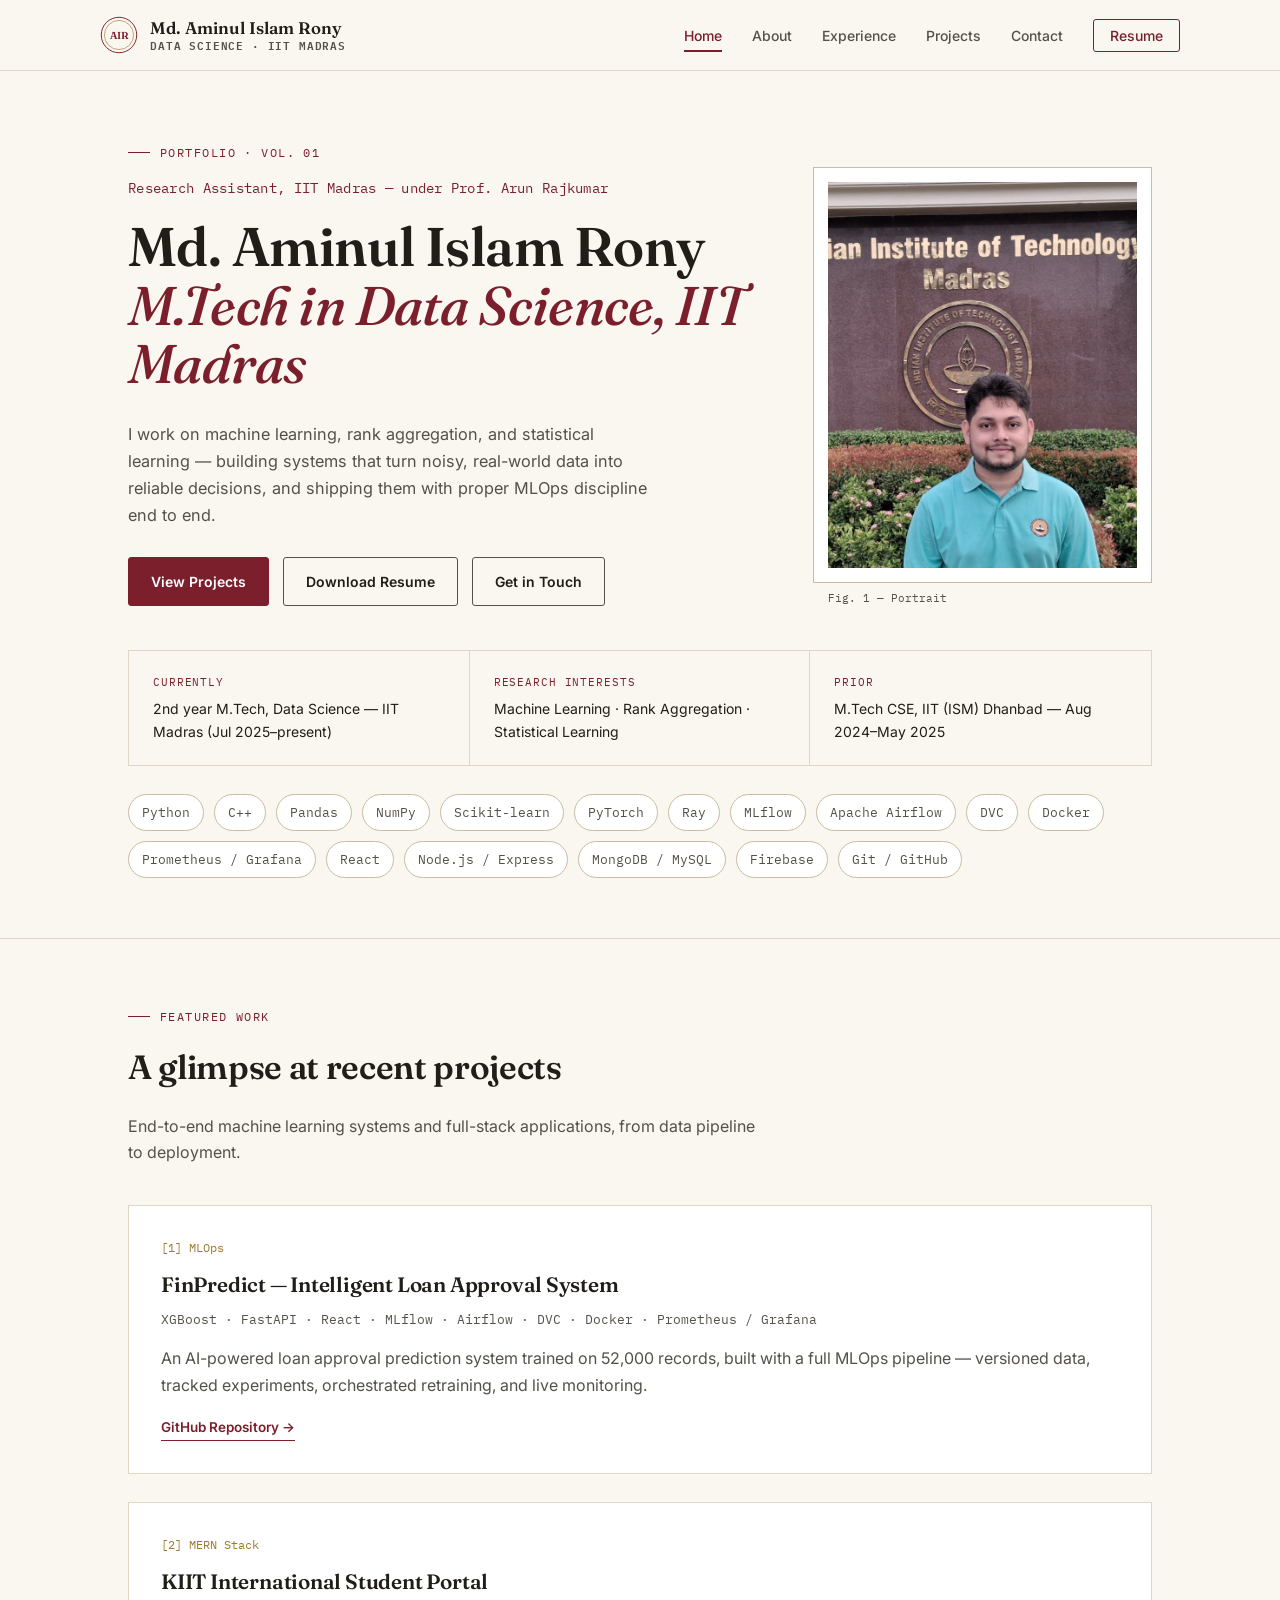
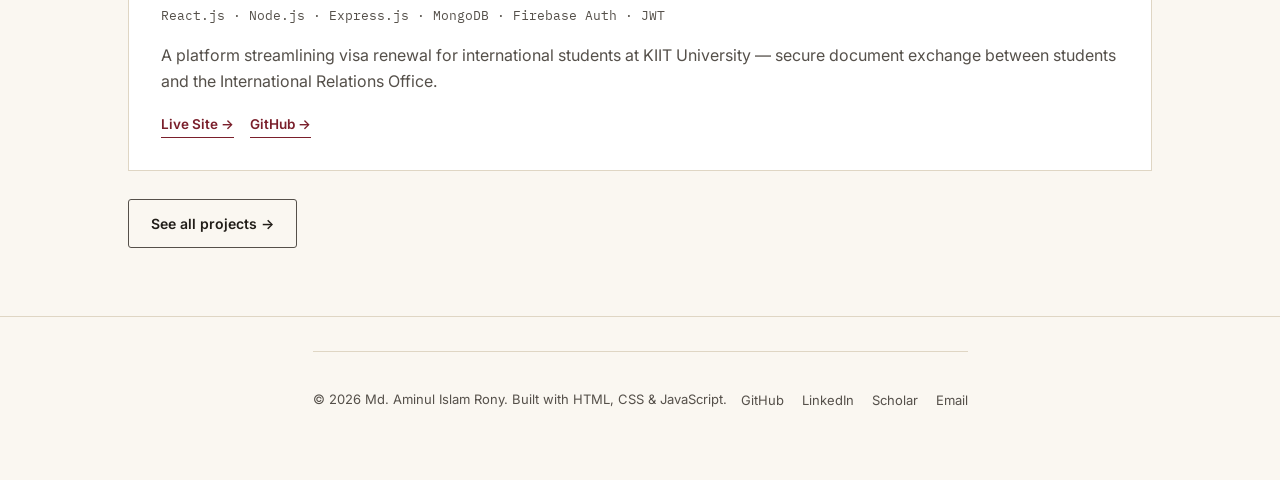
<file: index.html>
<!DOCTYPE html>
<html lang="en">
<head>
<meta charset="UTF-8">
<meta name="viewport" content="width=device-width, initial-scale=1.0">
<title>Md. Aminul Islam Rony — M.Tech Data Science, IIT Madras</title>
<meta name="description" content="Portfolio of Md. Aminul Islam Rony, M.Tech Data Science student at IIT Madras and Research Assistant working on Machine Learning, Rank Aggregation and Statistical Learning.">
<link rel="stylesheet" href="css/style.css">
</head>
<body>

<header class="site-header">
  <div class="wrap nav">
    <a href="index.html" class="brand">
      <svg class="seal" viewBox="0 0 60 60" xmlns="http://www.w3.org/2000/svg">
        <circle cx="30" cy="30" r="28" fill="none" stroke="#7A1F2B" stroke-width="1.5"/>
        <circle cx="30" cy="30" r="23" fill="none" stroke="#9C7A2E" stroke-width="1"/>
        <text x="30" y="36" text-anchor="middle" font-family="Fraunces, serif" font-size="16" fill="#7A1F2B" font-weight="600">AIR</text>
      </svg>
      <span class="brand-text">Md. Aminul Islam Rony<small>Data Science · IIT Madras</small></span>
    </a>
    <button class="nav-toggle" aria-label="Toggle menu">
      <span></span><span></span><span></span>
    </button>
    <ul class="nav-links">
      <li><a href="index.html" data-page="index.html">Home</a></li>
      <li><a href="about.html" data-page="about.html">About</a></li>
      <li><a href="experience.html" data-page="experience.html">Experience</a></li>
      <li><a href="projects.html" data-page="projects.html">Projects</a></li>
      <li><a href="contact.html" data-page="contact.html">Contact</a></li>
      <li><a href="https://drive.google.com/file/d/1URMf5X-MyYYsySYP_rUqmgkyk8toOMJb/view?usp=drive_link" target="_blank" rel="noopener" class="btn-resume">Resume</a></li>
    </ul>
  </div>
</header>

<main>
  <section class="hero">
    <div class="wrap hero-grid">
      <div>
        <p class="eyebrow">Portfolio · Vol. 01</p>
        <p class="hero-role">Research Assistant, IIT Madras — under Prof. Arun Rajkumar</p>
        <h1 class="hero-title">Md. Aminul Islam Rony<br><span class="accent">M.Tech in Data Science, IIT Madras</span></h1>
        <p class="hero-desc">I work on machine learning, rank aggregation, and statistical learning — building systems that turn noisy, real-world data into reliable decisions, and shipping them with proper MLOps discipline end to end.</p>
        <div class="btn-row">
          <a href="projects.html" class="btn btn-primary">View Projects</a>
          <a href="https://drive.google.com/file/d/1URMf5X-MyYYsySYP_rUqmgkyk8toOMJb/view?usp=drive_link" target="_blank" rel="noopener" class="btn btn-ghost">Download Resume</a>
          <a href="contact.html" class="btn btn-ghost">Get in Touch</a>
        </div>
      </div>
      <div class="portrait-frame">
        <img src="assets/aminul.jpg" alt="Portrait of Md. Aminul Islam Rony" onerror="this.src='data:image/svg+xml;utf8,<svg xmlns=%22http://www.w3.org/2000/svg%22 width=%22400%22 height=%22500%22><rect width=%22400%22 height=%22500%22 fill=%22%23F2EDE3%22/><text x=%2250%25%22 y=%2250%25%22 font-family=%22Inter%22 font-size=%2216%22 fill=%22%2355504A%22 text-anchor=%22middle%22>Photo: assets/aminul.jpg</text></svg>'">
      </div>
    </div>

    <div class="wrap">
      <div class="strip">
        <div>
          <label>Currently</label>
          <p>2nd year M.Tech, Data Science — IIT Madras (Jul 2025–present)</p>
        </div>
        <div>
          <label>Research Interests</label>
          <p>Machine Learning · Rank Aggregation · Statistical Learning</p>
        </div>
        <div>
          <label>Prior</label>
          <p>M.Tech CSE, IIT (ISM) Dhanbad — Aug 2024–May 2025</p>
        </div>
      </div>

      <div class="tech-row" aria-label="Technology stack">
        <span class="tech-pill">Python</span>
        <span class="tech-pill">C++</span>
        <span class="tech-pill">Pandas</span>
        <span class="tech-pill">NumPy</span>
        <span class="tech-pill">Scikit-learn</span>
        <span class="tech-pill">PyTorch</span>
        <span class="tech-pill">Ray</span>
        <span class="tech-pill">MLflow</span>
        <span class="tech-pill">Apache Airflow</span>
        <span class="tech-pill">DVC</span>
        <span class="tech-pill">Docker</span>
        <span class="tech-pill">Prometheus / Grafana</span>
        <span class="tech-pill">React</span>
        <span class="tech-pill">Node.js / Express</span>
        <span class="tech-pill">MongoDB / MySQL</span>
        <span class="tech-pill">Firebase</span>
        <span class="tech-pill">Git / GitHub</span>
      </div>
    </div>
  </section>

  <section class="section">
    <div class="wrap">
      <div class="section-head">
        <p class="eyebrow">Featured Work</p>
        <h2>A glimpse at recent projects</h2>
        <p>End-to-end machine learning systems and full-stack applications, from data pipeline to deployment.</p>
      </div>

      <div class="paper">
        <span class="paper-ref">[1] MLOps</span>
        <h3>FinPredict — Intelligent Loan Approval System</h3>
        <span class="paper-sub">XGBoost · FastAPI · React · MLflow · Airflow · DVC · Docker · Prometheus / Grafana</span>
        <p>An AI-powered loan approval prediction system trained on 52,000 records, built with a full MLOps pipeline — versioned data, tracked experiments, orchestrated retraining, and live monitoring.</p>
        <div class="paper-links">
          <a href="https://github.com/aminulrony2024/DA5402-MLOPS-End-to-End-Project" target="_blank" rel="noopener">GitHub Repository →</a>
        </div>
      </div>

      <div class="paper">
        <span class="paper-ref">[2] MERN Stack</span>
        <h3>KIIT International Student Portal</h3>
        <span class="paper-sub">React.js · Node.js · Express.js · MongoDB · Firebase Auth · JWT</span>
        <p>A platform streamlining visa renewal for international students at KIIT University — secure document exchange between students and the International Relations Office.</p>
        <div class="paper-links">
          <a href="https://kiit-iro-portal.web.app/" target="_blank" rel="noopener">Live Site →</a>
          <a href="https://github.com/aminulrony2024/KIIT-INTERNATIONAL-STUDENT-PORTAL" target="_blank" rel="noopener">GitHub →</a>
        </div>
      </div>

      <div class="btn-row">
        <a href="projects.html" class="btn btn-ghost">See all projects →</a>
      </div>
    </div>
  </section>
</main>

<footer class="site-footer">
  <div class="wrap site-footer">
    <p>© <span id="year"></span> Md. Aminul Islam Rony. Built with HTML, CSS &amp; JavaScript.</p>
    <ul class="footer-links">
      <li><a href="https://github.com/aminulrony2024" target="_blank" rel="noopener">GitHub</a></li>
      <li><a href="https://www.linkedin.com/in/aminulrony2024" target="_blank" rel="noopener">LinkedIn</a></li>
      <li><a href="https://scholar.google.com/citations?user=zDjHsXYAAAAJ&hl=en" target="_blank" rel="noopener">Scholar</a></li>
      <li><a href="mailto:aminul.iitm@gmail.com">Email</a></li>
    </ul>
  </div>
</footer>

<script src="js/main.js"></script>
</body>
</html>
</file>
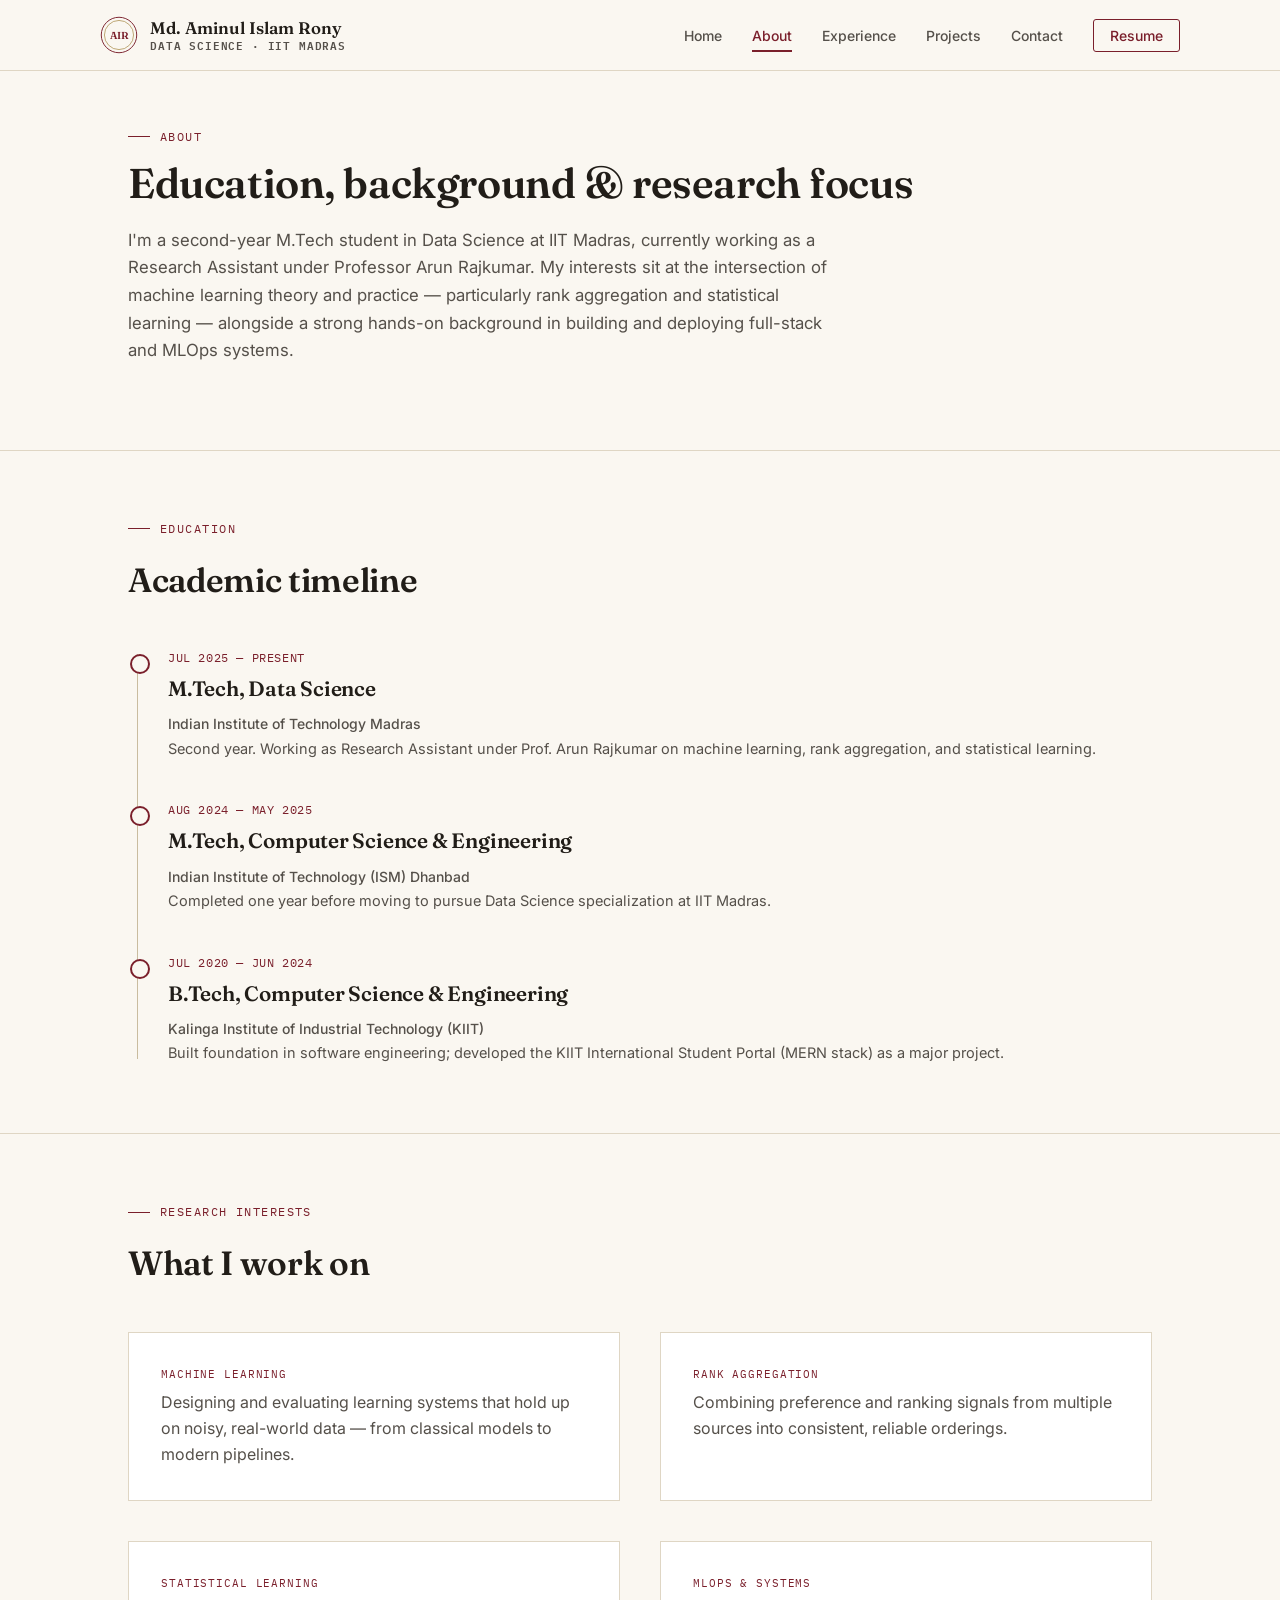
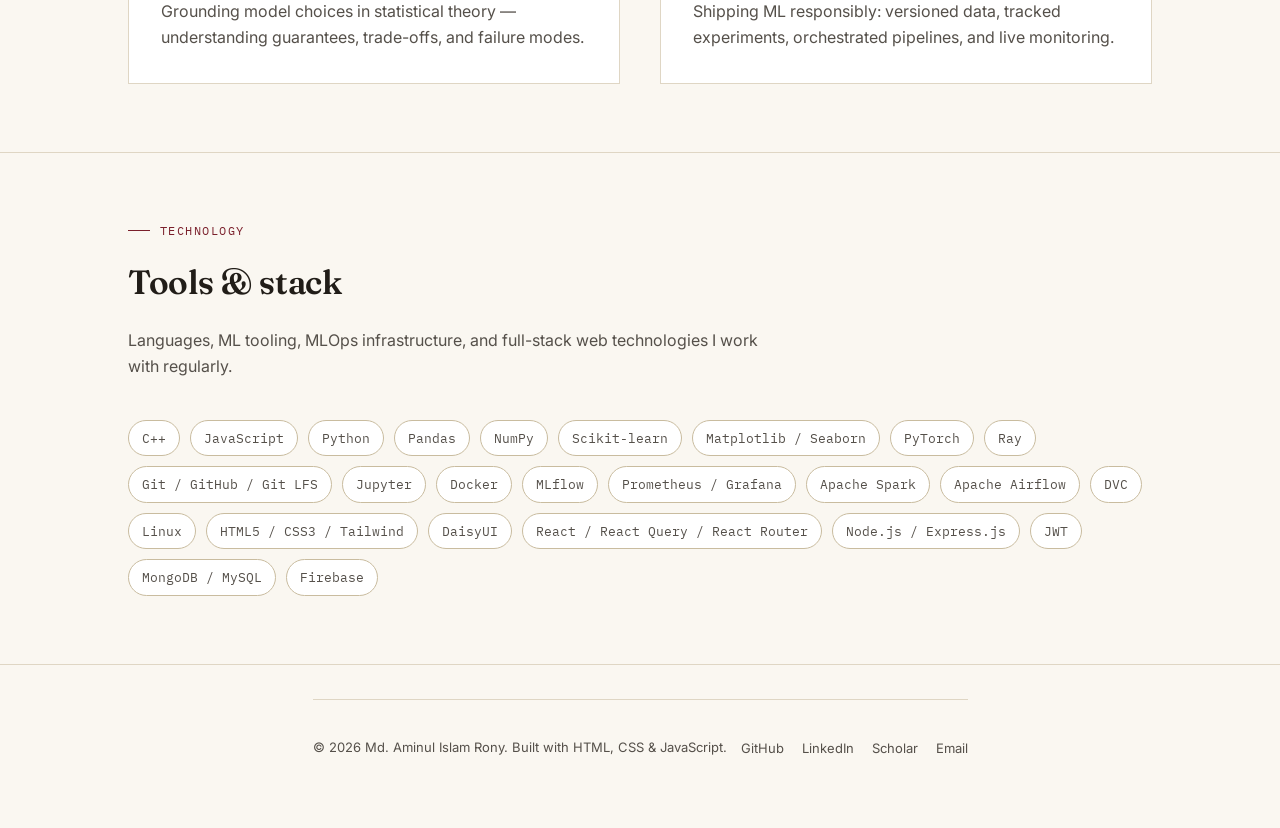
<file: about.html>
<!DOCTYPE html>
<html lang="en">
<head>
<meta charset="UTF-8">
<meta name="viewport" content="width=device-width, initial-scale=1.0">
<title>About — Md. Aminul Islam Rony</title>
<meta name="description" content="About Md. Aminul Islam Rony — education, research interests and technical background.">
<link rel="stylesheet" href="css/style.css">
</head>
<body>

<header class="site-header">
  <div class="wrap nav">
    <a href="index.html" class="brand">
      <svg class="seal" viewBox="0 0 60 60" xmlns="http://www.w3.org/2000/svg">
        <circle cx="30" cy="30" r="28" fill="none" stroke="#7A1F2B" stroke-width="1.5"/>
        <circle cx="30" cy="30" r="23" fill="none" stroke="#9C7A2E" stroke-width="1"/>
        <text x="30" y="36" text-anchor="middle" font-family="Fraunces, serif" font-size="16" fill="#7A1F2B" font-weight="600">AIR</text>
      </svg>
      <span class="brand-text">Md. Aminul Islam Rony<small>Data Science · IIT Madras</small></span>
    </a>
    <button class="nav-toggle" aria-label="Toggle menu">
      <span></span><span></span><span></span>
    </button>
    <ul class="nav-links">
      <li><a href="index.html" data-page="index.html">Home</a></li>
      <li><a href="about.html" data-page="about.html">About</a></li>
      <li><a href="experience.html" data-page="experience.html">Experience</a></li>
      <li><a href="projects.html" data-page="projects.html">Projects</a></li>
      <li><a href="contact.html" data-page="contact.html">Contact</a></li>
      <li><a href="https://drive.google.com/file/d/1URMf5X-MyYYsySYP_rUqmgkyk8toOMJb/view?usp=drive_link" target="_blank" rel="noopener" class="btn-resume">Resume</a></li>
    </ul>
  </div>
</header>

<main>
  <section class="section" style="padding-top:56px;">
    <div class="wrap">
      <p class="eyebrow">About</p>
      <h1 style="font-size:clamp(2rem,4vw,2.6rem);">Education, background &amp; research focus</h1>
      <p style="max-width:65ch; font-size:1.05rem; margin-top:18px;">
        I'm a second-year M.Tech student in Data Science at IIT Madras, currently working as a Research
        Assistant under Professor Arun Rajkumar. My interests sit at the intersection of machine learning
        theory and practice — particularly rank aggregation and statistical learning — alongside a strong
        hands-on background in building and deploying full-stack and MLOps systems.
      </p>
    </div>
  </section>

  <section class="section">
    <div class="wrap">
      <div class="section-head">
        <p class="eyebrow">Education</p>
        <h2>Academic timeline</h2>
      </div>

      <div class="timeline">
        <div class="t-item">
          <span class="t-date">Jul 2025 — Present</span>
          <h3>M.Tech, Data Science</h3>
          <span class="t-org">Indian Institute of Technology Madras</span>
          <p style="margin:0; font-size:14.5px;">Second year. Working as Research Assistant under Prof. Arun Rajkumar on machine learning, rank aggregation, and statistical learning.</p>
        </div>
        <div class="t-item">
          <span class="t-date">Aug 2024 — May 2025</span>
          <h3>M.Tech, Computer Science &amp; Engineering</h3>
          <span class="t-org">Indian Institute of Technology (ISM) Dhanbad</span>
          <p style="margin:0; font-size:14.5px;">Completed one year before moving to pursue Data Science specialization at IIT Madras.</p>
        </div>
        <div class="t-item">
          <span class="t-date">Jul 2020 — Jun 2024</span>
          <h3>B.Tech, Computer Science &amp; Engineering</h3>
          <span class="t-org">Kalinga Institute of Industrial Technology (KIIT)</span>
          <p style="margin:0; font-size:14.5px;">Built foundation in software engineering; developed the KIIT International Student Portal (MERN stack) as a major project.</p>
        </div>
      </div>
    </div>
  </section>

  <section class="section">
    <div class="wrap">
      <div class="section-head">
        <p class="eyebrow">Research Interests</p>
        <h2>What I work on</h2>
      </div>
      <div class="grid-2">
        <div class="paper" style="margin-bottom:0;">
          <span class="abstract-label">Machine Learning</span>
          <p style="margin:0;">Designing and evaluating learning systems that hold up on noisy, real-world data — from classical models to modern pipelines.</p>
        </div>
        <div class="paper" style="margin-bottom:0;">
          <span class="abstract-label">Rank Aggregation</span>
          <p style="margin:0;">Combining preference and ranking signals from multiple sources into consistent, reliable orderings.</p>
        </div>
        <div class="paper" style="margin-bottom:0;">
          <span class="abstract-label">Statistical Learning</span>
          <p style="margin:0;">Grounding model choices in statistical theory — understanding guarantees, trade-offs, and failure modes.</p>
        </div>
        <div class="paper" style="margin-bottom:0;">
          <span class="abstract-label">MLOps &amp; Systems</span>
          <p style="margin:0;">Shipping ML responsibly: versioned data, tracked experiments, orchestrated pipelines, and live monitoring.</p>
        </div>
      </div>
    </div>
  </section>

  <section class="section">
    <div class="wrap">
      <div class="section-head">
        <p class="eyebrow">Technology</p>
        <h2>Tools &amp; stack</h2>
        <p>Languages, ML tooling, MLOps infrastructure, and full-stack web technologies I work with regularly.</p>
      </div>
      <div class="tech-row">
        <span class="tech-pill">C++</span>
        <span class="tech-pill">JavaScript</span>
        <span class="tech-pill">Python</span>
        <span class="tech-pill">Pandas</span>
        <span class="tech-pill">NumPy</span>
        <span class="tech-pill">Scikit-learn</span>
        <span class="tech-pill">Matplotlib / Seaborn</span>
        <span class="tech-pill">PyTorch</span>
        <span class="tech-pill">Ray</span>
        <span class="tech-pill">Git / GitHub / Git LFS</span>
        <span class="tech-pill">Jupyter</span>
        <span class="tech-pill">Docker</span>
        <span class="tech-pill">MLflow</span>
        <span class="tech-pill">Prometheus / Grafana</span>
        <span class="tech-pill">Apache Spark</span>
        <span class="tech-pill">Apache Airflow</span>
        <span class="tech-pill">DVC</span>
        <span class="tech-pill">Linux</span>
        <span class="tech-pill">HTML5 / CSS3 / Tailwind</span>
        <span class="tech-pill">DaisyUI</span>
        <span class="tech-pill">React / React Query / React Router</span>
        <span class="tech-pill">Node.js / Express.js</span>
        <span class="tech-pill">JWT</span>
        <span class="tech-pill">MongoDB / MySQL</span>
        <span class="tech-pill">Firebase</span>
      </div>
    </div>
  </section>
</main>

<footer class="site-footer">
  <div class="wrap site-footer">
    <p>© <span id="year"></span> Md. Aminul Islam Rony. Built with HTML, CSS &amp; JavaScript.</p>
    <ul class="footer-links">
      <li><a href="https://github.com/aminulrony2024" target="_blank" rel="noopener">GitHub</a></li>
      <li><a href="https://www.linkedin.com/in/aminulrony2024" target="_blank" rel="noopener">LinkedIn</a></li>
      <li><a href="https://scholar.google.com/citations?user=zDjHsXYAAAAJ&hl=en" target="_blank" rel="noopener">Scholar</a></li>
      <li><a href="mailto:aminul.iitm@gmail.com">Email</a></li>
    </ul>
  </div>
</footer>

<script src="js/main.js"></script>
</body>
</html>
</file>
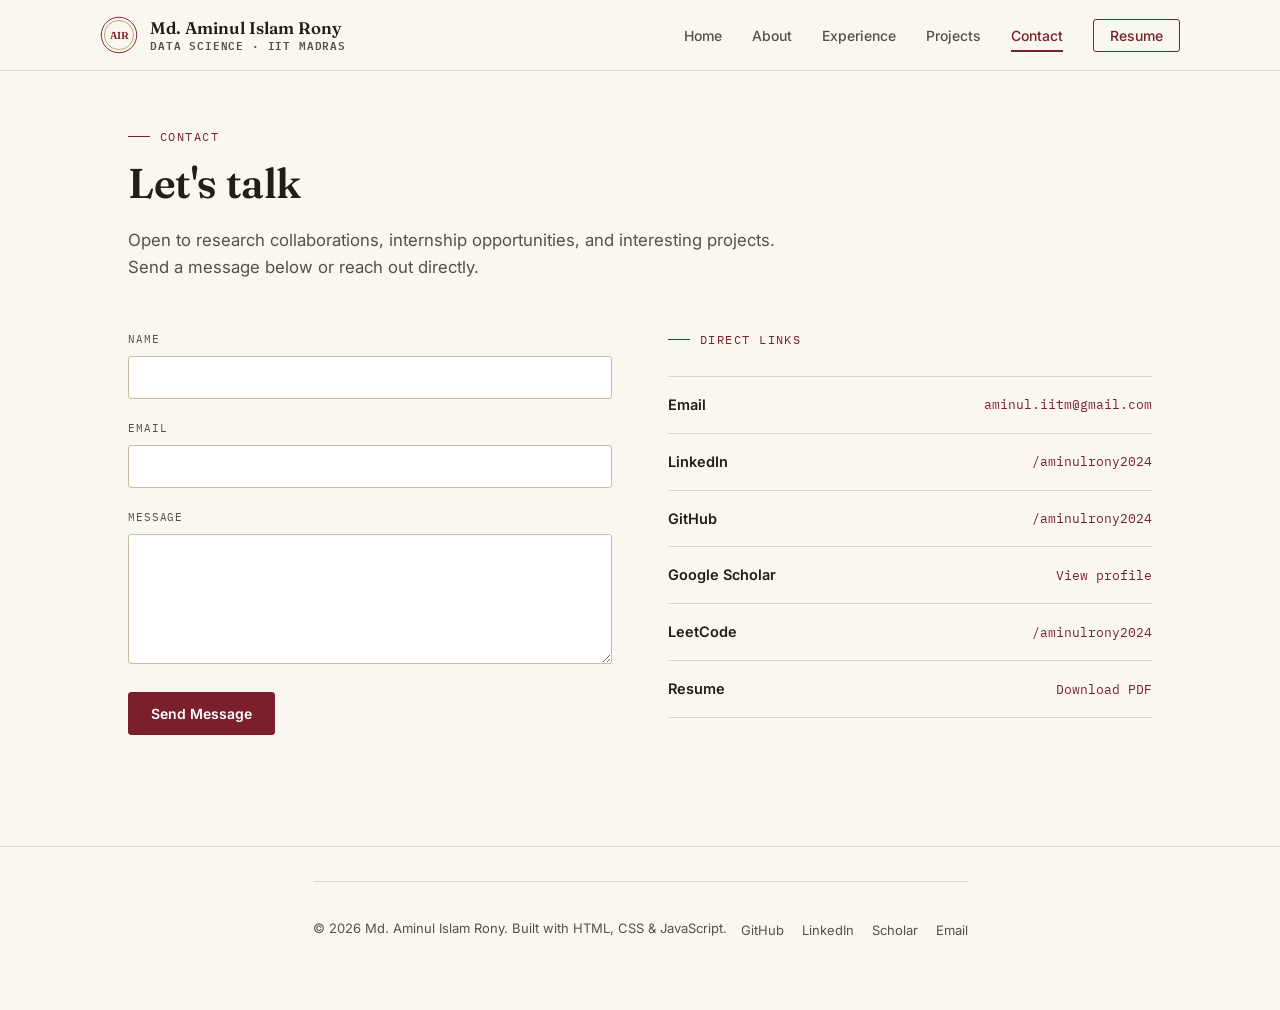
<file: contact.html>
<!DOCTYPE html>
<html lang="en">
<head>
<meta charset="UTF-8">
<meta name="viewport" content="width=device-width, initial-scale=1.0">
<title>Contact — Md. Aminul Islam Rony</title>
<meta name="description" content="Get in touch with Md. Aminul Islam Rony.">
<link rel="stylesheet" href="css/style.css">
</head>
<body>

<header class="site-header">
  <div class="wrap nav">
    <a href="index.html" class="brand">
      <svg class="seal" viewBox="0 0 60 60" xmlns="http://www.w3.org/2000/svg">
        <circle cx="30" cy="30" r="28" fill="none" stroke="#7A1F2B" stroke-width="1.5"/>
        <circle cx="30" cy="30" r="23" fill="none" stroke="#9C7A2E" stroke-width="1"/>
        <text x="30" y="36" text-anchor="middle" font-family="Fraunces, serif" font-size="16" fill="#7A1F2B" font-weight="600">AIR</text>
      </svg>
      <span class="brand-text">Md. Aminul Islam Rony<small>Data Science · IIT Madras</small></span>
    </a>
    <button class="nav-toggle" aria-label="Toggle menu">
      <span></span><span></span><span></span>
    </button>
    <ul class="nav-links">
      <li><a href="index.html" data-page="index.html">Home</a></li>
      <li><a href="about.html" data-page="about.html">About</a></li>
      <li><a href="experience.html" data-page="experience.html">Experience</a></li>
      <li><a href="projects.html" data-page="projects.html">Projects</a></li>
      <li><a href="contact.html" data-page="contact.html">Contact</a></li>
      <li><a href="https://drive.google.com/file/d/1URMf5X-MyYYsySYP_rUqmgkyk8toOMJb/view?usp=drive_link" target="_blank" rel="noopener" class="btn-resume">Resume</a></li>
    </ul>
  </div>
</header>

<main>
  <section class="section" style="padding-top:56px; border-bottom:none;">
    <div class="wrap">
      <p class="eyebrow">Contact</p>
      <h1 style="font-size:clamp(2rem,4vw,2.6rem);">Let's talk</h1>
      <p style="max-width:60ch; font-size:1.05rem; margin-top:18px;">
        Open to research collaborations, internship opportunities, and interesting projects.
        Send a message below or reach out directly.
      </p>

      <div class="contact-grid" style="margin-top:48px;">
        <div>
          <form id="contact-form">
            <!-- Replace YOUR_ACCESS_KEY_HERE with a free key from web3forms.com -->
            <input type="hidden" name="access_key" value="c2e1ba50-10a3-49e4-97e7-43e7c96314fb">
            <input type="hidden" name="subject" value="New message from portfolio site">
            <input type="checkbox" name="botcheck" style="display:none;">

            <div class="form-group">
              <label for="name">Name</label>
              <input type="text" id="name" name="name" required>
            </div>
            <div class="form-group">
              <label for="email">Email</label>
              <input type="email" id="email" name="email" required>
            </div>
            <div class="form-group">
              <label for="message">Message</label>
              <textarea id="message" name="message" required></textarea>
            </div>
            <button type="submit" class="btn btn-primary">Send Message</button>
            <p id="form-status" class="form-status"></p>
          </form>
        </div>

        <div>
          <p class="eyebrow" style="margin-bottom:8px;">Direct Links</p>
          <ul class="social-list">
            <li>
              <span class="label">Email</span>
              <a class="value" href="mailto:aminul.iitm@gmail.com">aminul.iitm@gmail.com</a>
            </li>
            <li>
              <span class="label">LinkedIn</span>
              <a class="value" href="https://www.linkedin.com/in/aminulrony2024" target="_blank" rel="noopener">/aminulrony2024</a>
            </li>
            <li>
              <span class="label">GitHub</span>
              <a class="value" href="https://github.com/aminulrony2024" target="_blank" rel="noopener">/aminulrony2024</a>
            </li>
            <li>
              <span class="label">Google Scholar</span>
              <a class="value" href="https://scholar.google.com/citations?user=zDjHsXYAAAAJ&hl=en" target="_blank" rel="noopener">View profile</a>
            </li>
            <li>
              <span class="label">LeetCode</span>
              <a class="value" href="https://leetcode.com/u/aminulrony2024/" target="_blank" rel="noopener">/aminulrony2024</a>
            </li>
            <li>
              <span class="label">Resume</span>
              <a class="value" href="https://drive.google.com/file/d/1URMf5X-MyYYsySYP_rUqmgkyk8toOMJb/view?usp=drive_link" target="_blank" rel="noopener">Download PDF</a>
            </li>
          </ul>
        </div>
      </div>
    </div>
  </section>
</main>

<footer class="site-footer">
  <div class="wrap site-footer">
    <p>© <span id="year"></span> Md. Aminul Islam Rony. Built with HTML, CSS &amp; JavaScript.</p>
    <ul class="footer-links">
      <li><a href="https://github.com/aminulrony2024" target="_blank" rel="noopener">GitHub</a></li>
      <li><a href="https://www.linkedin.com/in/aminulrony2024" target="_blank" rel="noopener">LinkedIn</a></li>
      <li><a href="https://scholar.google.com/citations?user=zDjHsXYAAAAJ&hl=en" target="_blank" rel="noopener">Scholar</a></li>
      <li><a href="mailto:aminul.iitm@gmail.com">Email</a></li>
    </ul>
  </div>
</footer>

<script src="js/main.js"></script>
</body>
</html>
</file>
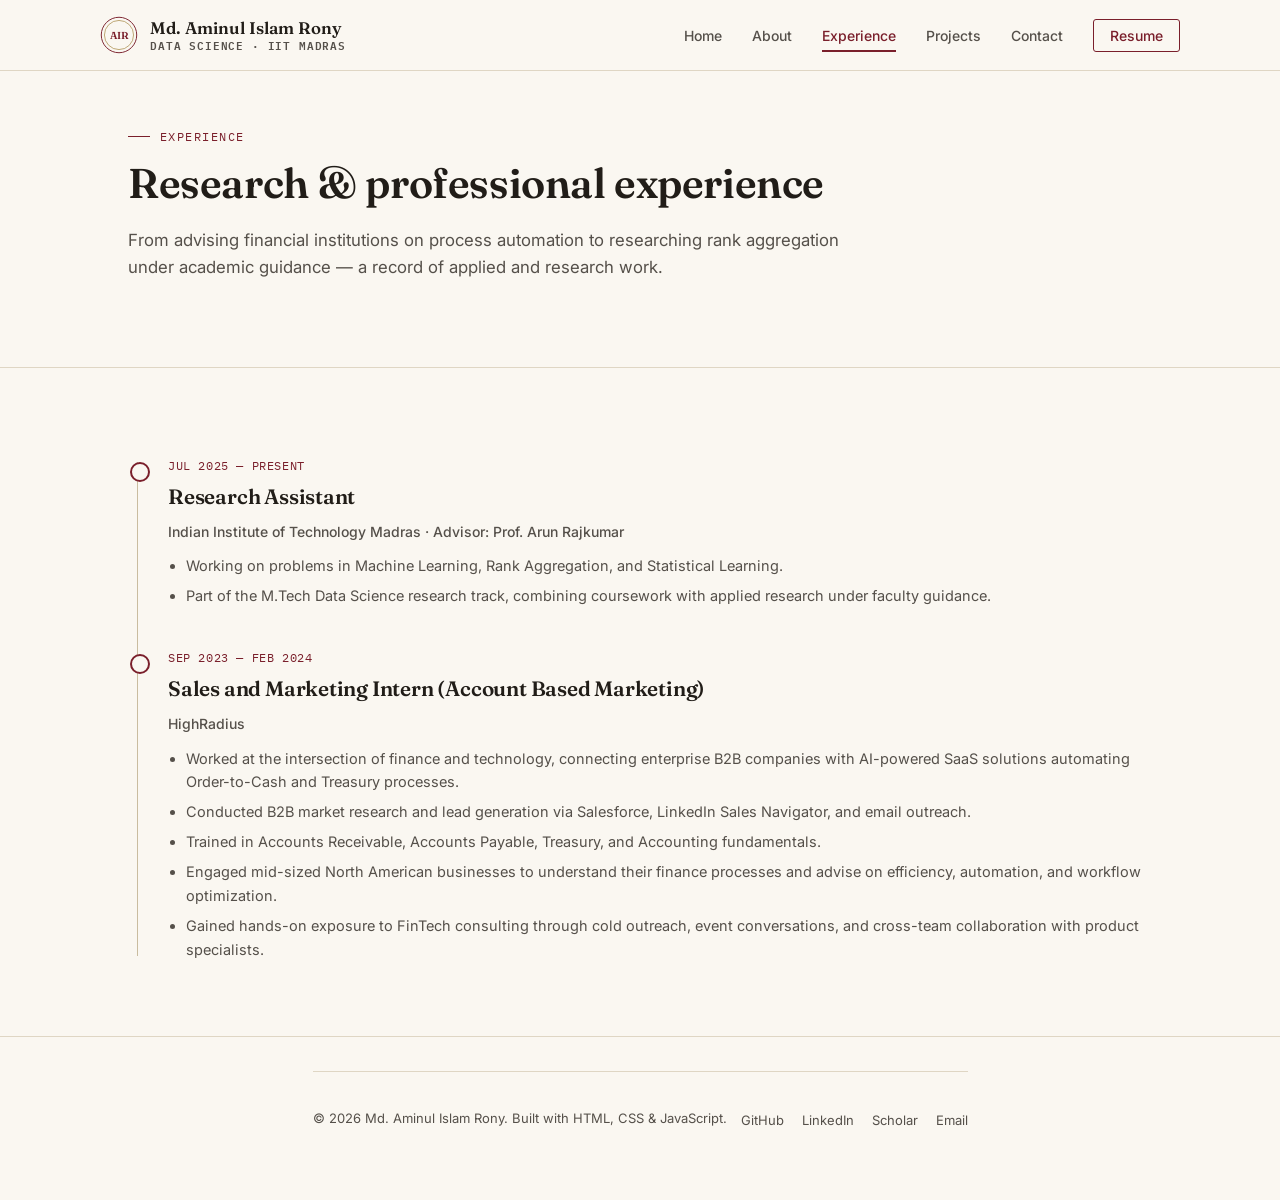
<file: experience.html>
<!DOCTYPE html>
<html lang="en">
<head>
<meta charset="UTF-8">
<meta name="viewport" content="width=device-width, initial-scale=1.0">
<title>Experience — Md. Aminul Islam Rony</title>
<meta name="description" content="Research and professional experience of Md. Aminul Islam Rony.">
<link rel="stylesheet" href="css/style.css">
</head>
<body>

<header class="site-header">
  <div class="wrap nav">
    <a href="index.html" class="brand">
      <svg class="seal" viewBox="0 0 60 60" xmlns="http://www.w3.org/2000/svg">
        <circle cx="30" cy="30" r="28" fill="none" stroke="#7A1F2B" stroke-width="1.5"/>
        <circle cx="30" cy="30" r="23" fill="none" stroke="#9C7A2E" stroke-width="1"/>
        <text x="30" y="36" text-anchor="middle" font-family="Fraunces, serif" font-size="16" fill="#7A1F2B" font-weight="600">AIR</text>
      </svg>
      <span class="brand-text">Md. Aminul Islam Rony<small>Data Science · IIT Madras</small></span>
    </a>
    <button class="nav-toggle" aria-label="Toggle menu">
      <span></span><span></span><span></span>
    </button>
    <ul class="nav-links">
      <li><a href="index.html" data-page="index.html">Home</a></li>
      <li><a href="about.html" data-page="about.html">About</a></li>
      <li><a href="experience.html" data-page="experience.html">Experience</a></li>
      <li><a href="projects.html" data-page="projects.html">Projects</a></li>
      <li><a href="contact.html" data-page="contact.html">Contact</a></li>
      <li><a href="https://drive.google.com/file/d/1URMf5X-MyYYsySYP_rUqmgkyk8toOMJb/view?usp=drive_link" target="_blank" rel="noopener" class="btn-resume">Resume</a></li>
    </ul>
  </div>
</header>

<main>
  <section class="section" style="padding-top:56px;">
    <div class="wrap">
      <p class="eyebrow">Experience</p>
      <h1 style="font-size:clamp(2rem,4vw,2.6rem);">Research &amp; professional experience</h1>
      <p style="max-width:65ch; font-size:1.05rem; margin-top:18px;">
        From advising financial institutions on process automation to researching rank aggregation
        under academic guidance — a record of applied and research work.
      </p>
    </div>
  </section>

  <section class="section">
    <div class="wrap">
      <div class="timeline">

        <div class="t-item">
          <span class="t-date">Jul 2025 — Present</span>
          <h3>Research Assistant</h3>
          <span class="t-org">Indian Institute of Technology Madras · Advisor: Prof. Arun Rajkumar</span>
          <ul>
            <li>Working on problems in Machine Learning, Rank Aggregation, and Statistical Learning.</li>
            <li>Part of the M.Tech Data Science research track, combining coursework with applied research under faculty guidance.</li>
          </ul>
        </div>

        <div class="t-item">
          <span class="t-date">Sep 2023 — Feb 2024</span>
          <h3>Sales and Marketing Intern (Account Based Marketing)</h3>
          <span class="t-org">HighRadius</span>
          <ul>
            <li>Worked at the intersection of finance and technology, connecting enterprise B2B companies with AI-powered SaaS solutions automating Order-to-Cash and Treasury processes.</li>
            <li>Conducted B2B market research and lead generation via Salesforce, LinkedIn Sales Navigator, and email outreach.</li>
            <li>Trained in Accounts Receivable, Accounts Payable, Treasury, and Accounting fundamentals.</li>
            <li>Engaged mid-sized North American businesses to understand their finance processes and advise on efficiency, automation, and workflow optimization.</li>
            <li>Gained hands-on exposure to FinTech consulting through cold outreach, event conversations, and cross-team collaboration with product specialists.</li>
          </ul>
        </div>

      </div>
    </div>
  </section>
</main>

<footer class="site-footer">
  <div class="wrap site-footer">
    <p>© <span id="year"></span> Md. Aminul Islam Rony. Built with HTML, CSS &amp; JavaScript.</p>
    <ul class="footer-links">
      <li><a href="https://github.com/aminulrony2024" target="_blank" rel="noopener">GitHub</a></li>
      <li><a href="https://www.linkedin.com/in/aminulrony2024" target="_blank" rel="noopener">LinkedIn</a></li>
      <li><a href="https://scholar.google.com/citations?user=zDjHsXYAAAAJ&hl=en" target="_blank" rel="noopener">Scholar</a></li>
      <li><a href="mailto:aminul.iitm@gmail.com">Email</a></li>
    </ul>
  </div>
</footer>

<script src="js/main.js"></script>
</body>
</html>
</file>
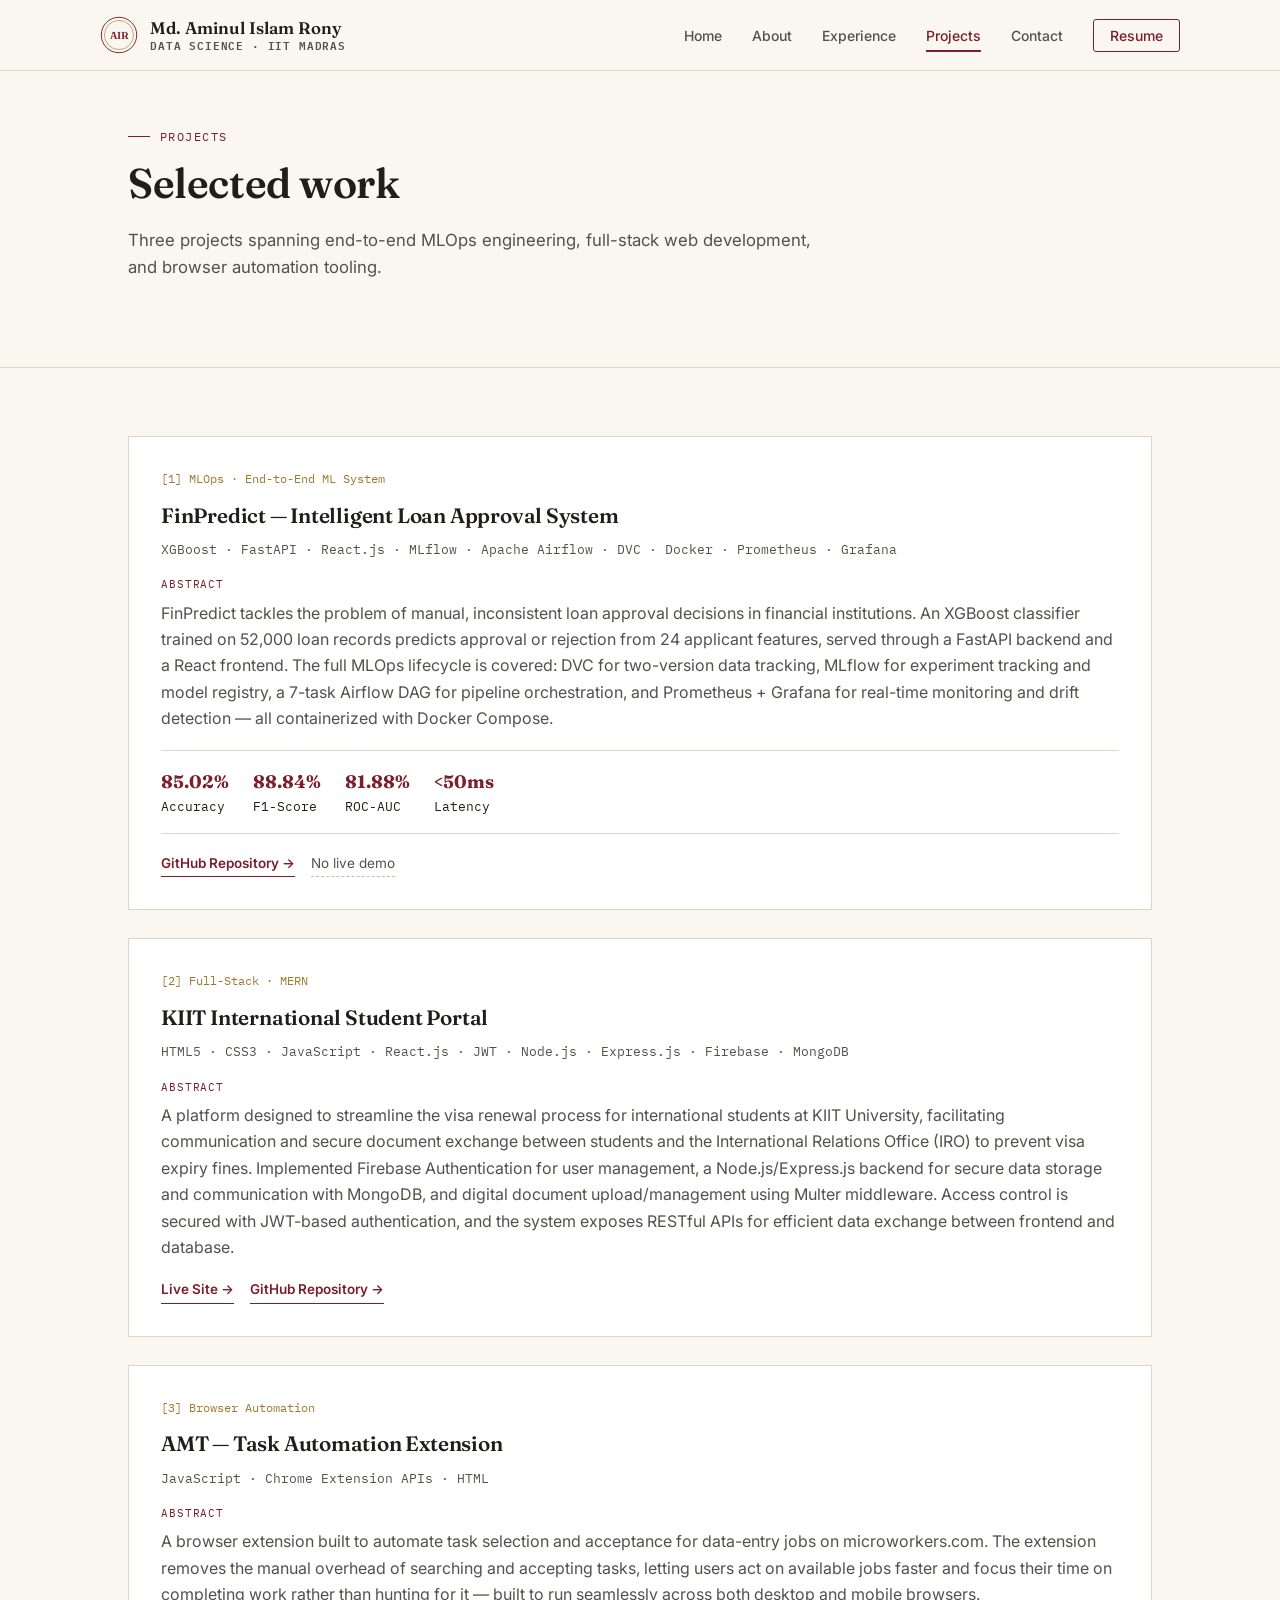
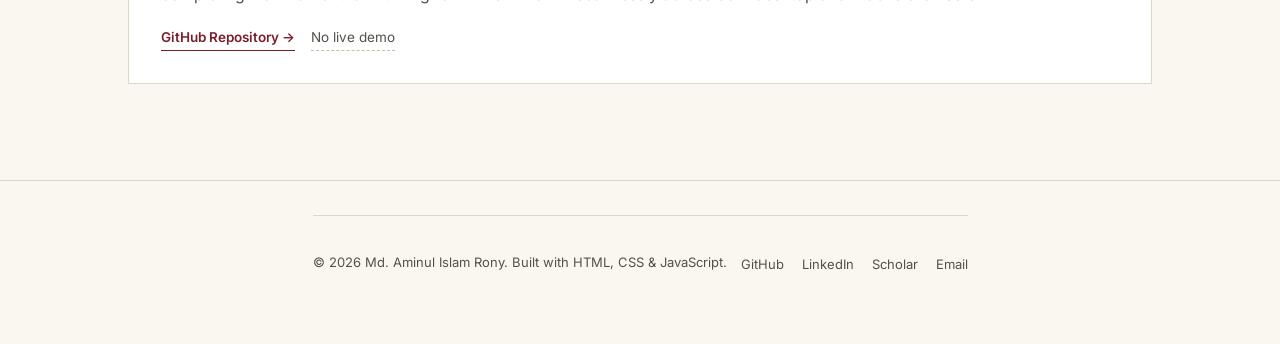
<file: projects.html>
<!DOCTYPE html>
<html lang="en">
<head>
<meta charset="UTF-8">
<meta name="viewport" content="width=device-width, initial-scale=1.0">
<title>Projects — Md. Aminul Islam Rony</title>
<meta name="description" content="Selected projects by Md. Aminul Islam Rony spanning MLOps, machine learning and full-stack web development.">
<link rel="stylesheet" href="css/style.css">
</head>
<body>

<header class="site-header">
  <div class="wrap nav">
    <a href="index.html" class="brand">
      <svg class="seal" viewBox="0 0 60 60" xmlns="http://www.w3.org/2000/svg">
        <circle cx="30" cy="30" r="28" fill="none" stroke="#7A1F2B" stroke-width="1.5"/>
        <circle cx="30" cy="30" r="23" fill="none" stroke="#9C7A2E" stroke-width="1"/>
        <text x="30" y="36" text-anchor="middle" font-family="Fraunces, serif" font-size="16" fill="#7A1F2B" font-weight="600">AIR</text>
      </svg>
      <span class="brand-text">Md. Aminul Islam Rony<small>Data Science · IIT Madras</small></span>
    </a>
    <button class="nav-toggle" aria-label="Toggle menu">
      <span></span><span></span><span></span>
    </button>
    <ul class="nav-links">
      <li><a href="index.html" data-page="index.html">Home</a></li>
      <li><a href="about.html" data-page="about.html">About</a></li>
      <li><a href="experience.html" data-page="experience.html">Experience</a></li>
      <li><a href="projects.html" data-page="projects.html">Projects</a></li>
      <li><a href="contact.html" data-page="contact.html">Contact</a></li>
      <li><a href="https://drive.google.com/file/d/1URMf5X-MyYYsySYP_rUqmgkyk8toOMJb/view?usp=drive_link" target="_blank" rel="noopener" class="btn-resume">Resume</a></li>
    </ul>
  </div>
</header>

<main>
  <section class="section" style="padding-top:56px;">
    <div class="wrap">
      <p class="eyebrow">Projects</p>
      <h1 style="font-size:clamp(2rem,4vw,2.6rem);">Selected work</h1>
      <p style="max-width:65ch; font-size:1.05rem; margin-top:18px;">
        Three projects spanning end-to-end MLOps engineering, full-stack web development, and browser
        automation tooling.
      </p>
    </div>
  </section>

  <section class="section">
    <div class="wrap">

      <div class="paper">
        <span class="paper-ref">[1] MLOps · End-to-End ML System</span>
        <h3>FinPredict — Intelligent Loan Approval System</h3>
        <span class="paper-sub">XGBoost · FastAPI · React.js · MLflow · Apache Airflow · DVC · Docker · Prometheus · Grafana</span>
        <span class="abstract-label">Abstract</span>
        <p>
          FinPredict tackles the problem of manual, inconsistent loan approval decisions in financial
          institutions. An XGBoost classifier trained on 52,000 loan records predicts approval or
          rejection from 24 applicant features, served through a FastAPI backend and a React frontend.
          The full MLOps lifecycle is covered: DVC for two-version data tracking, MLflow for experiment
          tracking and model registry, a 7-task Airflow DAG for pipeline orchestration, and Prometheus +
          Grafana for real-time monitoring and drift detection — all containerized with Docker Compose.
        </p>
        <div class="metrics">
          <div><strong>85.02%</strong>Accuracy</div>
          <div><strong>88.84%</strong>F1-Score</div>
          <div><strong>81.88%</strong>ROC-AUC</div>
          <div><strong>&lt;50ms</strong>Latency</div>
        </div>
        <div class="paper-links">
          <a href="https://github.com/aminulrony2024/DA5402-MLOPS-End-to-End-Project" target="_blank" rel="noopener">GitHub Repository →</a>
          <span class="disabled">No live demo</span>
        </div>
      </div>

      <div class="paper">
        <span class="paper-ref">[2] Full-Stack · MERN</span>
        <h3>KIIT International Student Portal</h3>
        <span class="paper-sub">HTML5 · CSS3 · JavaScript · React.js · JWT · Node.js · Express.js · Firebase · MongoDB</span>
        <span class="abstract-label">Abstract</span>
        <p>
          A platform designed to streamline the visa renewal process for international students at KIIT
          University, facilitating communication and secure document exchange between students and the
          International Relations Office (IRO) to prevent visa expiry fines. Implemented Firebase
          Authentication for user management, a Node.js/Express.js backend for secure data storage and
          communication with MongoDB, and digital document upload/management using Multer middleware.
          Access control is secured with JWT-based authentication, and the system exposes RESTful APIs
          for efficient data exchange between frontend and database.
        </p>
        <div class="paper-links">
          <a href="https://kiit-iro-portal.web.app/" target="_blank" rel="noopener">Live Site →</a>
          <a href="https://github.com/aminulrony2024/KIIT-INTERNATIONAL-STUDENT-PORTAL" target="_blank" rel="noopener">GitHub Repository →</a>
        </div>
      </div>

      <div class="paper">
        <span class="paper-ref">[3] Browser Automation</span>
        <h3>AMT — Task Automation Extension</h3>
        <span class="paper-sub">JavaScript · Chrome Extension APIs · HTML</span>
        <span class="abstract-label">Abstract</span>
        <p>
          A browser extension built to automate task selection and acceptance for data-entry jobs on
          microworkers.com. The extension removes the manual overhead of searching and accepting tasks,
          letting users act on available jobs faster and focus their time on completing work rather than
          hunting for it — built to run seamlessly across both desktop and mobile browsers.
        </p>
        <div class="paper-links">
          <a href="https://github.com/aminulrony2024/amt-v.2024.3" target="_blank" rel="noopener">GitHub Repository →</a>
          <span class="disabled">No live demo</span>
        </div>
      </div>

    </div>
  </section>
</main>

<footer class="site-footer">
  <div class="wrap site-footer">
    <p>© <span id="year"></span> Md. Aminul Islam Rony. Built with HTML, CSS &amp; JavaScript.</p>
    <ul class="footer-links">
      <li><a href="https://github.com/aminulrony2024" target="_blank" rel="noopener">GitHub</a></li>
      <li><a href="https://www.linkedin.com/in/aminulrony2024" target="_blank" rel="noopener">LinkedIn</a></li>
      <li><a href="https://scholar.google.com/citations?user=zDjHsXYAAAAJ&hl=en" target="_blank" rel="noopener">Scholar</a></li>
      <li><a href="mailto:aminul.iitm@gmail.com">Email</a></li>
    </ul>
  </div>
</footer>

<script src="js/main.js"></script>
</body>
</html>
</file>
<file: css/style.css>
/* ============================================================
   Md. Aminul Islam Rony — Portfolio
   Design: Academic Journal — cream paper, deep maroon + brass
   ============================================================ */

@import url('https://fonts.googleapis.com/css2?family=Fraunces:ital,opsz,wght@0,9..144,400;0,9..144,500;0,9..144,600;0,9..144,700;1,9..144,500&family=Inter:wght@400;500;600;700&family=IBM+Plex+Mono:wght@400;500&display=swap');

:root{
  --paper:      #FAF7F1;
  --paper-2:    #F2EDE3;
  --ink:        #211D18;
  --ink-soft:   #55504A;
  --maroon:     #7A1F2B;
  --maroon-dark:#511420;
  --brass:      #9C7A2E;
  --line:       #DFD6C4;
  --line-strong:#C9BC9F;
  --white:      #FFFFFF;

  --font-display: 'Fraunces', serif;
  --font-body:    'Inter', sans-serif;
  --font-mono:    'IBM Plex Mono', monospace;

  --max-w: 1080px;
  --radius: 3px;
}

*{ box-sizing: border-box; }
html{ scroll-behavior: smooth; }

body{
  margin:0;
  background: var(--paper);
  color: var(--ink);
  font-family: var(--font-body);
  font-size: 16px;
  line-height: 1.65;
  -webkit-font-smoothing: antialiased;
}

img{ max-width:100%; display:block; }
a{ color: inherit; text-decoration:none; }

.wrap{
  max-width: var(--max-w);
  margin: 0 auto;
  padding: 0 28px;
}

/* ---------- Eyebrow / labels ---------- */
.eyebrow{
  font-family: var(--font-mono);
  font-size: 12px;
  letter-spacing: .12em;
  text-transform: uppercase;
  color: var(--maroon);
  display: flex;
  align-items: center;
  gap: 10px;
  margin: 0 0 14px;
}
.eyebrow::before{
  content:"";
  width: 22px; height: 1px;
  background: var(--maroon);
  display: inline-block;
}

/* ---------- Headings ---------- */
h1,h2,h3,h4{
  font-family: var(--font-display);
  font-weight: 600;
  color: var(--ink);
  margin: 0 0 .5em;
  letter-spacing: -0.01em;
}
h1{ font-size: clamp(2.4rem, 5vw, 3.4rem); line-height: 1.08; font-weight: 600; }
h2{ font-size: clamp(1.6rem, 3vw, 2.1rem); }
h3{ font-size: 1.3rem; }
p{ margin: 0 0 1em; color: var(--ink-soft); }

/* ---------- Header / Nav ---------- */
.site-header{
  position: sticky; top:0; z-index: 100;
  background: rgba(250,247,241,0.92);
  backdrop-filter: blur(6px);
  border-bottom: 1px solid var(--line);
}
.nav{
  display:flex; align-items:center; justify-content:space-between;
  padding: 16px 0;
}
.brand{
  display:flex; align-items:center; gap:12px;
  font-family: var(--font-display);
  font-weight:600; font-size:1.05rem;
  color: var(--ink);
}
.seal{
  width:38px; height:38px; flex:0 0 auto;
}
.brand-text{ display:flex; flex-direction:column; line-height:1.15; }
.brand-text small{
  font-family: var(--font-mono); font-size:10.5px; letter-spacing:.08em;
  color: var(--ink-soft); text-transform: uppercase;
}

.nav-links{
  display:flex; align-items:center; gap: 30px;
  list-style:none; margin:0; padding:0;
}
.nav-links a{
  font-size: 14px; font-weight:500; color: var(--ink-soft);
  position:relative; padding: 4px 0;
  transition: color .2s ease;
}
.nav-links a:hover, .nav-links a.active{ color: var(--maroon); }
.nav-links a.active::after{
  content:""; position:absolute; left:0; right:0; bottom:-4px;
  height:2px; background: var(--maroon);
}
.nav-links a.btn-resume{
  border:1px solid var(--maroon);
  padding: 7px 16px;
  border-radius: var(--radius);
  color: var(--maroon);
}
.nav-links a.btn-resume:hover{ background: var(--maroon); color: var(--white); }

.nav-toggle{
  display:none;
  background:none; border:none; cursor:pointer;
  flex-direction: column; gap:5px; padding: 6px;
}
.nav-toggle span{
  width: 24px; height: 2px; background: var(--ink);
  display:block;
}

/* ---------- Buttons ---------- */
.btn{
  display:inline-flex; align-items:center; gap:8px;
  font-family: var(--font-body); font-weight:600; font-size:14px;
  padding: 12px 22px;
  border-radius: var(--radius);
  border: 1px solid var(--ink);
  transition: all .2s ease;
  cursor:pointer;
}
.btn-primary{
  background: var(--maroon); border-color: var(--maroon); color: var(--white);
}
.btn-primary:hover{ background: var(--maroon-dark); border-color: var(--maroon-dark); }
.btn-ghost{
  background: transparent; border-color: var(--ink-soft); color: var(--ink);
}
.btn-ghost:hover{ border-color: var(--ink); background: var(--paper-2); }
.btn-row{ display:flex; gap:14px; flex-wrap:wrap; margin-top: 28px; }

/* ---------- Hero ---------- */
.hero{
  padding: 72px 0 60px;
  border-bottom: 1px solid var(--line);
}
.hero-grid{
  display:grid;
  grid-template-columns: 1.3fr 0.7fr;
  gap: 56px;
  align-items:center;
}
.hero-title .accent{ color: var(--maroon); font-style: italic; font-weight:500; }
.hero-role{
  font-family: var(--font-mono); font-size: 14px; color: var(--maroon);
  margin-bottom: 18px; letter-spacing: .02em;
}
.hero-desc{ max-width: 52ch; font-size: 1.02rem; }

.portrait-frame{
  position:relative;
  border: 1px solid var(--line-strong);
  padding: 14px;
  background: var(--white);
}
.portrait-frame img{
  width:100%; aspect-ratio: 4/5; object-fit: cover;
  filter: grayscale(15%) sepia(6%);
}
.portrait-frame::before{
  content:"Fig. 1 — Portrait";
  position:absolute; bottom:-26px; left:14px;
  font-family: var(--font-mono); font-size: 11px; color: var(--ink-soft);
}

/* ---------- Sections generic ---------- */
.section{ padding: 68px 0; border-bottom: 1px solid var(--line); }
.section:last-of-type{ border-bottom:none; }
.section-head{ max-width: 640px; margin-bottom: 40px; }

/* ---------- Stat / info strip ---------- */
.strip{
  display:grid; grid-template-columns: repeat(3,1fr); gap: 0;
  border: 1px solid var(--line);
  margin-top: 44px;
}
.strip > div{
  padding: 22px 24px;
  border-right: 1px solid var(--line);
}
.strip > div:last-child{ border-right:none; }
.strip label{
  display:block; font-family: var(--font-mono); font-size: 11px;
  text-transform: uppercase; letter-spacing: .08em; color: var(--maroon);
  margin-bottom: 6px;
}
.strip p{ margin:0; font-size: 14px; color: var(--ink); }

/* ---------- Tech stack row ---------- */
.tech-row{
  display:flex; flex-wrap:wrap; gap:10px; margin-top: 28px;
}
.tech-pill{
  font-family: var(--font-mono); font-size: 12.5px;
  padding: 7px 13px;
  border: 1px solid var(--line-strong);
  border-radius: 20px;
  color: var(--ink-soft);
  background: var(--white);
}

/* ---------- Timeline (About / Experience) ---------- */
.timeline{ position:relative; margin-top: 20px; }
.timeline::before{
  content:""; position:absolute; left: 9px; top:6px; bottom:6px;
  width:1px; background: var(--line-strong);
}
.t-item{
  position:relative; padding-left: 40px; margin-bottom: 40px;
}
.t-item:last-child{ margin-bottom:0; }
.t-item::before{
  content:""; position:absolute; left:2px; top:6px;
  width:16px; height:16px; border-radius:50%;
  background: var(--paper); border: 2px solid var(--maroon);
}
.t-date{
  font-family: var(--font-mono); font-size: 12px; color: var(--maroon);
  text-transform: uppercase; letter-spacing:.05em; margin-bottom:4px; display:block;
}
.t-item h3{ margin-bottom: 4px; }
.t-org{ font-size: 14px; color: var(--ink-soft); margin-bottom: 10px; font-weight:500; }
.t-item ul{ margin: 10px 0 0; padding-left: 18px; color: var(--ink-soft); font-size: 14.5px; }
.t-item li{ margin-bottom: 6px; }

/* ---------- Project / paper cards ---------- */
.paper{
  border: 1px solid var(--line);
  background: var(--white);
  padding: 32px;
  margin-bottom: 28px;
  position: relative;
}
.paper-ref{
  font-family: var(--font-mono); font-size: 12px; color: var(--brass);
  margin-bottom: 10px; display:block;
}
.paper h3{ margin-bottom: 6px; }
.paper .paper-sub{
  font-family: var(--font-mono); font-size: 12.5px; color: var(--ink-soft);
  margin-bottom: 16px; display:block;
}
.paper .abstract-label{
  font-family: var(--font-mono); font-size: 11px; text-transform:uppercase;
  letter-spacing:.08em; color: var(--maroon); display:block; margin-bottom:6px;
}
.paper .metrics{
  display:flex; gap: 24px; flex-wrap:wrap;
  margin: 18px 0; padding: 16px 0;
  border-top: 1px solid var(--line); border-bottom: 1px solid var(--line);
}
.paper .metrics div{ font-family: var(--font-mono); font-size: 12.5px; }
.paper .metrics strong{ display:block; font-size: 18px; color: var(--maroon); font-family: var(--font-display); }
.paper-links{ display:flex; gap: 16px; margin-top: 18px; }
.paper-links a{
  font-size: 13.5px; font-weight:600; color: var(--maroon);
  border-bottom: 1px solid var(--maroon); padding-bottom:2px;
}
.paper-links a:hover{ color: var(--maroon-dark); border-color: var(--maroon-dark); }
.paper-links .disabled{
  font-size: 13.5px; color: var(--ink-soft); border-bottom: 1px dashed var(--line-strong); padding-bottom:2px;
}

/* ---------- Contact ---------- */
.contact-grid{
  display:grid; grid-template-columns: 1fr 1fr; gap: 56px;
}
.form-group{ margin-bottom: 20px; }
.form-group label{
  display:block; font-family: var(--font-mono); font-size:11px;
  text-transform:uppercase; letter-spacing:.08em; color: var(--ink-soft); margin-bottom:8px;
}
.form-group input, .form-group textarea{
  width:100%; padding: 12px 14px;
  border: 1px solid var(--line-strong); border-radius: var(--radius);
  background: var(--white); font-family: var(--font-body); font-size:14px; color: var(--ink);
}
.form-group input:focus, .form-group textarea:focus{
  outline: 2px solid var(--maroon); outline-offset: 1px; border-color: var(--maroon);
}
.form-group textarea{ min-height: 130px; resize: vertical; }
.form-status{ font-family: var(--font-mono); font-size: 13px; margin-top: 12px; min-height: 18px; }
.form-status.ok{ color: #2e6b3e; }
.form-status.err{ color: var(--maroon); }

.social-list{ list-style:none; margin: 26px 0 0; padding:0; }
.social-list li{
  border-top: 1px solid var(--line);
  padding: 16px 0;
  display:flex; justify-content:space-between; align-items:center;
}
.social-list li:last-child{ border-bottom: 1px solid var(--line); }
.social-list .label{ font-weight:600; font-size:14.5px; color: var(--ink); }
.social-list .value{ font-family: var(--font-mono); font-size:13px; color: var(--maroon); }

/* ---------- Footer ---------- */
.site-footer{
  padding: 34px 0; border-top:1px solid var(--line);
  display:flex; justify-content:space-between; align-items:center; flex-wrap:wrap; gap:14px;
}
.site-footer p{ margin:0; font-size:13px; color: var(--ink-soft); }
.footer-links{ display:flex; gap:18px; list-style:none; margin:0; padding:0; }
.footer-links a{ font-size:13px; color: var(--ink-soft); }
.footer-links a:hover{ color: var(--maroon); }

/* ---------- Utility ---------- */
.grid-2{ display:grid; grid-template-columns: 1fr 1fr; gap: 40px; }
.mono{ font-family: var(--font-mono); }

/* ---------- Responsive ---------- */
@media (max-width: 820px){
  .hero-grid{ grid-template-columns:1fr; }
  .portrait-frame{ max-width: 280px; }
  .strip{ grid-template-columns: 1fr; }
  .strip > div{ border-right:none; border-bottom:1px solid var(--line); }
  .contact-grid{ grid-template-columns:1fr; gap: 40px; }
  .grid-2{ grid-template-columns:1fr; }

  .nav-toggle{ display:flex; }
  .nav-links{
    position: fixed; top: var(--header-h, 68px); left:0; right:0; bottom:0;
    width: 100%; height: calc(100vh - var(--header-h, 68px));
    background: var(--paper);
    opacity: 1;
    z-index: 999;
    flex-direction: column; align-items: flex-start;
    padding: 30px 28px; gap: 22px;
    transform: translateX(100%);
    transition: transform .25s ease;
    visibility: hidden;
  }
  .nav-links.open{
    transform: translateX(0);
    visibility: visible;
    box-shadow: -8px 0 24px rgba(0,0,0,0.08);
  }
  .nav-links li{ width:100%; }
  .nav-links a{ font-size: 16px; }
  body.nav-open{ overflow: hidden; }
}
</file>
